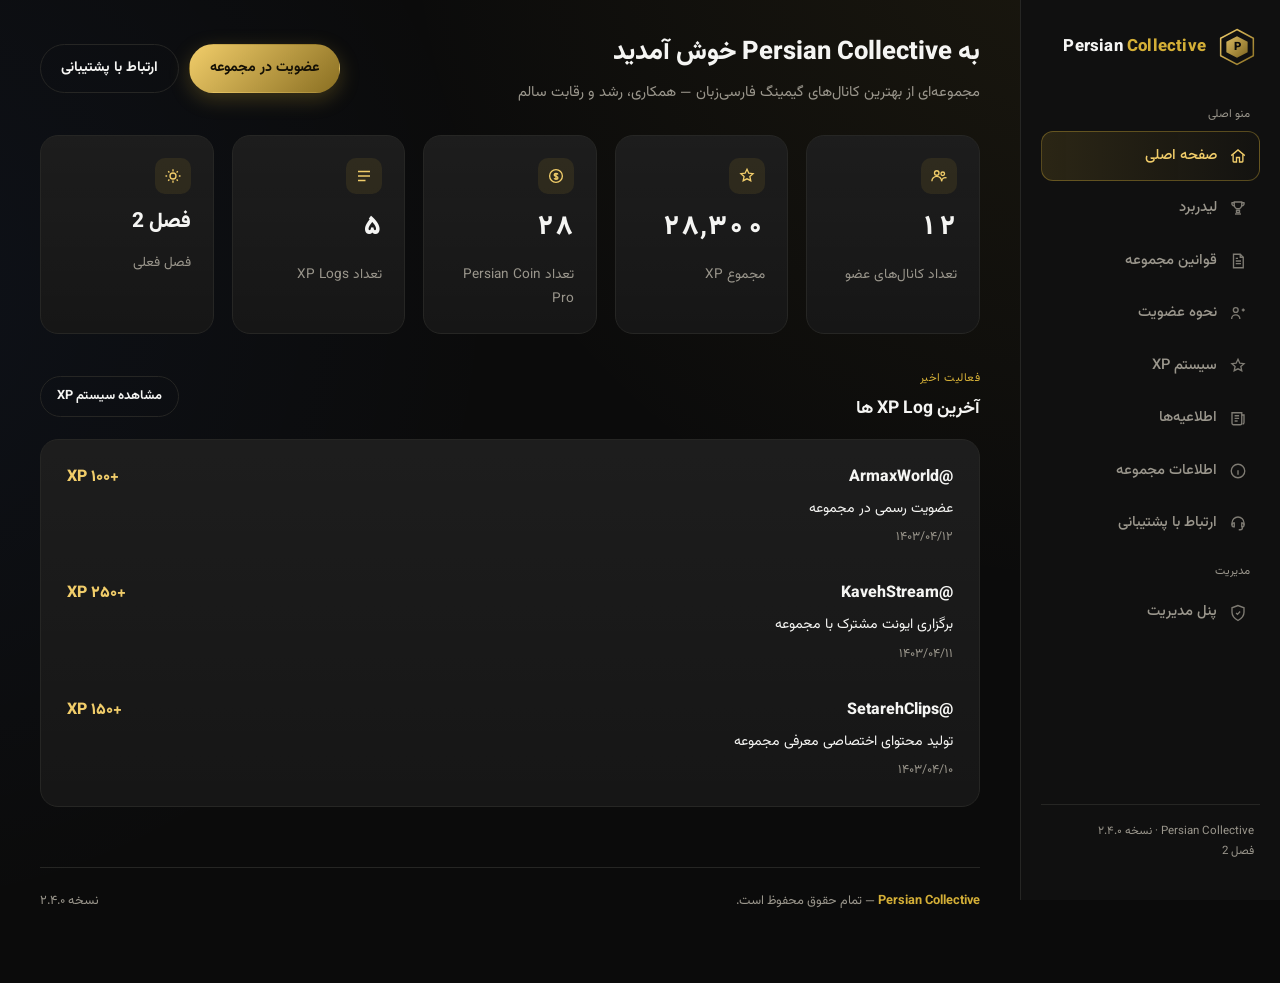
<file: index.html>
<!DOCTYPE html>
<html lang="fa" dir="rtl">
<head>
<meta charset="UTF-8">
<meta name="viewport" content="width=device-width, initial-scale=1.0">
<title>Persian Collective | صفحه اصلی</title>
<link rel="preconnect" href="https://fonts.googleapis.com">
<link href="https://fonts.googleapis.com/css2?family=Vazirmatn:wght@400;500;600;700;800;900&display=swap" rel="stylesheet">
<link rel="stylesheet" href="assets/style.css">
</head>
<body>
<div class="app">
  <div id="shell-sidebar"></div>

  <main class="main fade-in">
    <div class="topbar">
      <div>
        <div class="page-title">به Persian Collective خوش آمدید</div>
        <div class="page-sub">مجموعه‌ای از بهترین کانال‌های گیمینگ فارسی‌زبان — همکاری، رشد و رقابت سالم</div>
      </div>
      <div style="display:flex; gap:10px;">
        <a href="join.html" class="btn btn-primary">عضویت در مجموعه</a>
        <a href="contact.html" class="btn btn-ghost">ارتباط با پشتیبانی</a>
      </div>
    </div>

    <div class="grid" id="stat-cards" style="grid-template-columns:repeat(5,1fr);"></div>

    <div class="section-head">
      <div>
        <span class="eyebrow">فعالیت اخیر</span>
        <h2>آخرین XP Log ها</h2>
      </div>
      <a href="xp-system.html" class="btn btn-ghost" style="padding:8px 16px;font-size:.8rem;">مشاهده سیستم XP</a>
    </div>
    <div class="card list-card" id="recent-logs"></div>

    <div id="shell-footer"></div>
  </main>
</div>

<script src="assets/data.js"></script>
<script src="assets/components.js"></script>
<script>
  mountShell("index.html");
  document.getElementById('shell-footer').innerHTML = renderFooter();

  const totalXP = CHANNELS.reduce((s,c)=> s + c.xp, 0);
  const totalCoins = Math.floor(totalXP / SETTINGS.xpPerCoin);

  document.getElementById('stat-cards').innerHTML = `
    <div class="card stat-card">
      <div class="stat-icon">${ICONS.members}</div>
      <div class="stat-value">${CHANNELS.length.toLocaleString('fa-IR')}</div>
      <div class="stat-label">تعداد کانال‌های عضو</div>
    </div>
    <div class="card stat-card">
      <div class="stat-icon">${ICONS.xp}</div>
      <div class="stat-value">${totalXP.toLocaleString('fa-IR')}</div>
      <div class="stat-label">مجموع XP</div>
    </div>
    <div class="card stat-card">
      <div class="stat-icon">${ICONS.coin}</div>
      <div class="stat-value">${totalCoins.toLocaleString('fa-IR')}</div>
      <div class="stat-label">تعداد Persian Coin Pro</div>
    </div>
    <div class="card stat-card">
      <div class="stat-icon">${ICONS.logs}</div>
      <div class="stat-value">${XP_LOGS.length.toLocaleString('fa-IR')}</div>
      <div class="stat-label">تعداد XP Logs</div>
    </div>
    <div class="card stat-card">
      <div class="stat-icon">${ICONS.season}</div>
      <div class="stat-value" style="font-size:1.3rem;">${SETTINGS.season}</div>
      <div class="stat-label">فصل فعلی</div>
    </div>
  `;

  const recent = XP_LOGS.slice(0,3);
  document.getElementById('recent-logs').innerHTML = recent.map(l => `
    <div class="log-entry">
      <div class="log-top">
        <span class="log-channel">${l.channel}</span>
        <span class="log-amount">+${l.amount.toLocaleString('fa-IR')} XP</span>
      </div>
      <div class="log-reason">${l.reason}</div>
      <div class="log-date">${l.date}</div>
    </div>
  `).join("") || `<div class="empty-state">هنوز لاگی ثبت نشده است.</div>`;
</script>
</body>
</html>
</file>
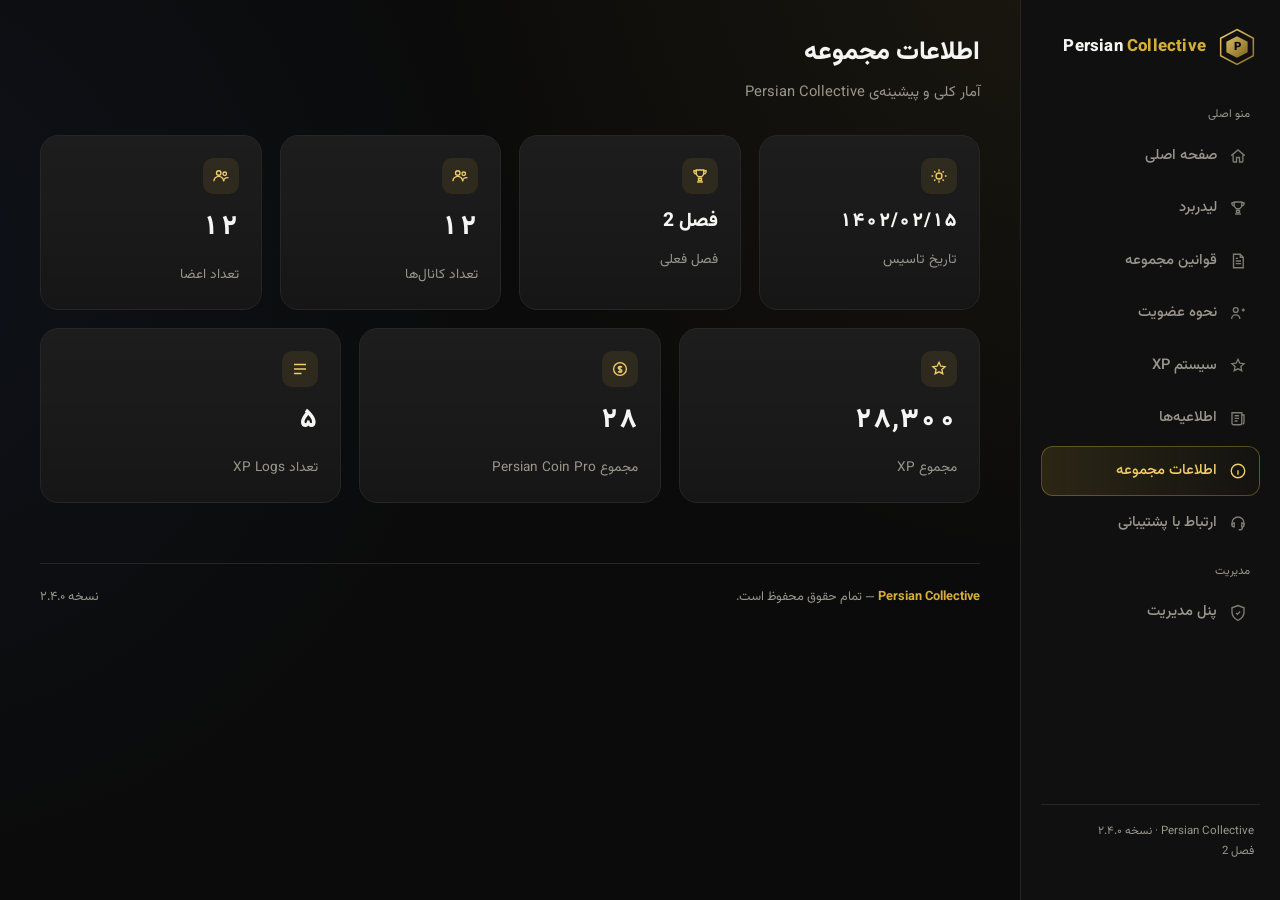
<file: about.html>
<!DOCTYPE html>
<html lang="fa" dir="rtl">
<head>
<meta charset="UTF-8">
<meta name="viewport" content="width=device-width, initial-scale=1.0">
<title>Persian Collective | اطلاعات مجموعه</title>
<link rel="preconnect" href="https://fonts.googleapis.com">
<link href="https://fonts.googleapis.com/css2?family=Vazirmatn:wght@400;500;600;700;800;900&display=swap" rel="stylesheet">
<link rel="stylesheet" href="assets/style.css">
</head>
<body>
<div class="app">
  <div id="shell-sidebar"></div>
  <main class="main fade-in">
    <div class="topbar">
      <div>
        <div class="page-title">اطلاعات مجموعه</div>
        <div class="page-sub">آمار کلی و پیشینه‌ی Persian Collective</div>
      </div>
    </div>

    <div class="grid grid-4" id="about-stats" style="grid-template-columns:repeat(4,1fr);"></div>
    <div class="grid grid-3" id="about-stats-2" style="margin-top:18px;"></div>

    <div id="shell-footer"></div>
  </main>
</div>

<script src="assets/data.js"></script>
<script src="assets/components.js"></script>
<script>
  mountShell("about.html");
  document.getElementById('shell-footer').innerHTML = renderFooter();

  const totalXP = CHANNELS.reduce((s,c)=> s + c.xp, 0);
  const totalCoins = Math.floor(totalXP / SETTINGS.xpPerCoin);

  document.getElementById('about-stats').innerHTML = `
    <div class="card stat-card">
      <div class="stat-icon">${ICONS.season}</div>
      <div class="stat-value" style="font-size:1.2rem;">${SETTINGS.foundedDate}</div>
      <div class="stat-label">تاریخ تاسیس</div>
    </div>
    <div class="card stat-card">
      <div class="stat-icon">${ICONS.trophy}</div>
      <div class="stat-value" style="font-size:1.2rem;">${SETTINGS.season}</div>
      <div class="stat-label">فصل فعلی</div>
    </div>
    <div class="card stat-card">
      <div class="stat-icon">${ICONS.members}</div>
      <div class="stat-value">${CHANNELS.length.toLocaleString('fa-IR')}</div>
      <div class="stat-label">تعداد کانال‌ها</div>
    </div>
    <div class="card stat-card">
      <div class="stat-icon">${ICONS.members}</div>
      <div class="stat-value">${CHANNELS.length.toLocaleString('fa-IR')}</div>
      <div class="stat-label">تعداد اعضا</div>
    </div>
  `;

  document.getElementById('about-stats-2').innerHTML = `
    <div class="card stat-card">
      <div class="stat-icon">${ICONS.xp}</div>
      <div class="stat-value">${totalXP.toLocaleString('fa-IR')}</div>
      <div class="stat-label">مجموع XP</div>
    </div>
    <div class="card stat-card">
      <div class="stat-icon">${ICONS.coin}</div>
      <div class="stat-value">${totalCoins.toLocaleString('fa-IR')}</div>
      <div class="stat-label">مجموع Persian Coin Pro</div>
    </div>
    <div class="card stat-card">
      <div class="stat-icon">${ICONS.logs}</div>
      <div class="stat-value">${XP_LOGS.length.toLocaleString('fa-IR')}</div>
      <div class="stat-label">تعداد XP Logs</div>
    </div>
  `;
</script>
</body>
</html>
</file>
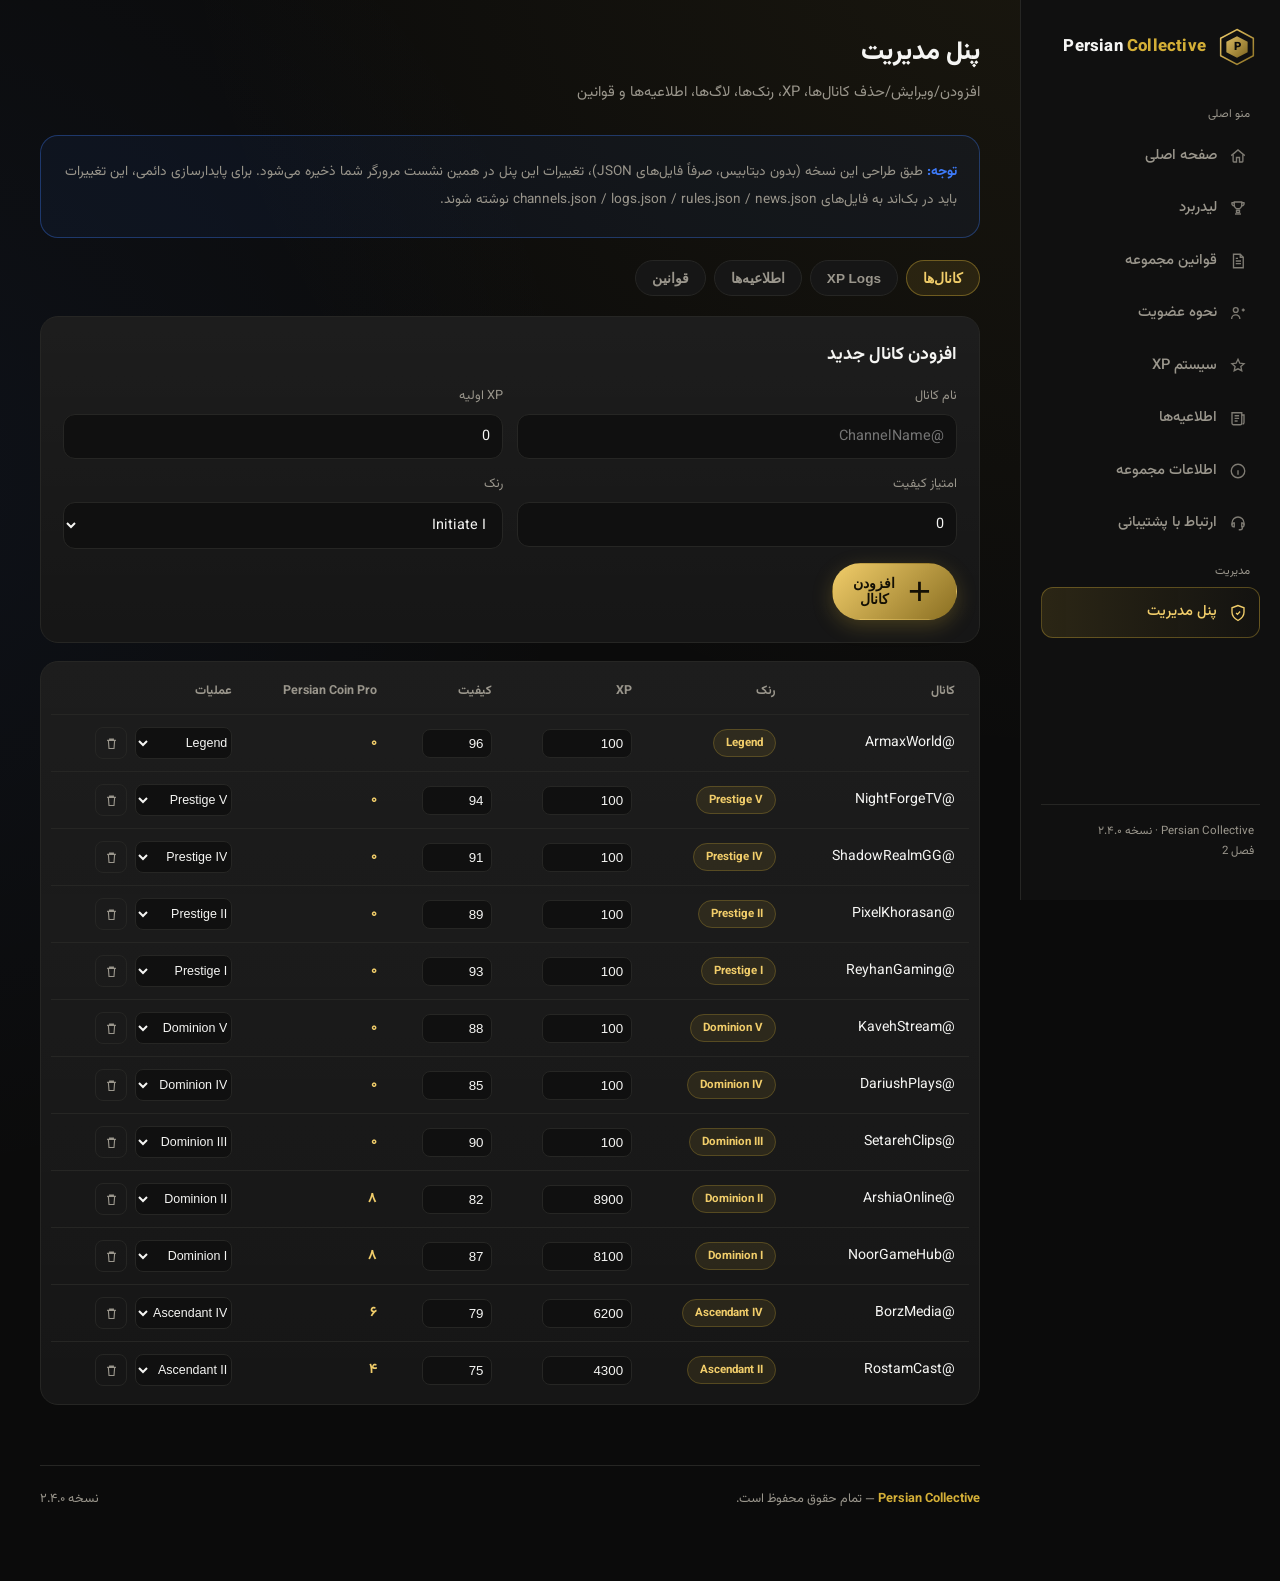
<file: admin.html>
<!DOCTYPE html>
<html lang="fa" dir="rtl">
<head>
<meta charset="UTF-8">
<meta name="viewport" content="width=device-width, initial-scale=1.0">
<title>Persian Collective | پنل مدیریت</title>
<link rel="preconnect" href="https://fonts.googleapis.com">
<link href="https://fonts.googleapis.com/css2?family=Vazirmatn:wght@400;500;600;700;800;900&display=swap" rel="stylesheet">
<link rel="stylesheet" href="assets/style.css">
</head>
<body>
<div class="app">
  <div id="shell-sidebar"></div>
  <main class="main fade-in">
    <div class="topbar">
      <div>
        <div class="page-title">پنل مدیریت</div>
        <div class="page-sub">افزودن/ویرایش/حذف کانال‌ها، XP، رنک‌ها، لاگ‌ها، اطلاعیه‌ها و قوانین</div>
      </div>
    </div>

    <div class="card" style="border-color:rgba(62,123,250,.35); background:rgba(62,123,250,.06); margin-bottom:22px;">
      <span style="color:var(--blue); font-weight:700; font-size:.85rem;">توجه:</span>
      <span style="color:var(--muted); font-size:.85rem;">
        طبق طراحی این نسخه (بدون دیتابیس، صرفاً فایل‌های JSON)، تغییرات این پنل در همین نشست مرورگر شما ذخیره می‌شود.
        برای پایدارسازی دائمی، این تغییرات باید در بک‌اند به فایل‌های channels.json / logs.json / rules.json / news.json نوشته شوند.
      </span>
    </div>

    <div class="admin-tabs">
      <button class="admin-tab active" data-tab="channels">کانال‌ها</button>
      <button class="admin-tab" data-tab="logs">XP Logs</button>
      <button class="admin-tab" data-tab="news">اطلاعیه‌ها</button>
      <button class="admin-tab" data-tab="rules">قوانین</button>
    </div>

    <!-- ===================== CHANNELS TAB ===================== -->
    <section id="tab-channels" class="admin-section">
      <div class="card" style="margin-bottom:18px;">
        <div class="section-head" style="margin-top:0;"><div><h2>افزودن کانال جدید</h2></div></div>
        <div class="form-row">
          <div class="field"><label>نام کانال</label><input id="ch-name" placeholder="@ChannelName"></div>
          <div class="field"><label>XP اولیه</label><input id="ch-xp" type="number" value="0"></div>
          <div class="field"><label>امتیاز کیفیت</label><input id="ch-quality" type="number" value="0"></div>
          <div class="field"><label>رنک</label><select id="ch-rank"></select></div>
        </div>
        <button class="btn btn-primary" onclick="addChannel()">${ICONS_PLACEHOLDER}افزودن کانال</button>
      </div>

      <div class="card" style="padding:6px 10px;">
        <table class="table">
          <thead><tr><th>کانال</th><th>رنک</th><th>XP</th><th>کیفیت</th><th>Persian Coin Pro</th><th>عملیات</th></tr></thead>
          <tbody id="channels-table"></tbody>
        </table>
      </div>
    </section>

    <!-- ===================== LOGS TAB ===================== -->
    <section id="tab-logs" class="admin-section" style="display:none;">
      <div class="card" style="margin-bottom:18px;">
        <div class="section-head" style="margin-top:0;"><div><h2>ثبت XP Log جدید</h2></div></div>
        <div class="form-row">
          <div class="field"><label>کانال</label><select id="log-channel"></select></div>
          <div class="field"><label>مقدار XP</label><input id="log-amount" type="number" value="100"></div>
          <div class="field"><label>دلیل دریافت</label><input id="log-reason" placeholder="مثلاً: عضویت رسمی در مجموعه"></div>
          <div class="field"><label>تاریخ</label><input id="log-date" placeholder="۱۴۰۳/۰۴/۱۲"></div>
        </div>
        <button class="btn btn-primary" onclick="addLog()">ثبت لاگ</button>
      </div>
      <div class="card list-card" id="logs-list"></div>
    </section>

    <!-- ===================== NEWS TAB ===================== -->
    <section id="tab-news" class="admin-section" style="display:none;">
      <div class="card" style="margin-bottom:18px;">
        <div class="section-head" style="margin-top:0;"><div><h2>ثبت اطلاعیه جدید</h2></div></div>
        <div class="form-row">
          <div class="field"><label>عنوان</label><input id="news-title" placeholder="عنوان اطلاعیه"></div>
          <div class="field"><label>تاریخ</label><input id="news-date" placeholder="۱۴۰۳/۰۴/۱۲"></div>
        </div>
        <div class="field" style="margin-bottom:14px;"><label>متن اطلاعیه</label><textarea id="news-body"></textarea></div>
        <button class="btn btn-primary" onclick="addNews()">انتشار اطلاعیه</button>
      </div>
      <div class="grid grid-2" id="news-admin-list"></div>
    </section>

    <!-- ===================== RULES TAB ===================== -->
    <section id="tab-rules" class="admin-section" style="display:none;">
      <div class="card" style="margin-bottom:18px;">
        <div class="section-head" style="margin-top:0;"><div><h2>افزودن قانون جدید</h2></div></div>
        <div class="field" style="margin-bottom:14px;"><label>عنوان قانون</label><input id="rule-title"></div>
        <div class="field" style="margin-bottom:14px;"><label>توضیح قانون</label><textarea id="rule-body"></textarea></div>
        <button class="btn btn-primary" onclick="addRule()">افزودن قانون</button>
      </div>
      <div class="grid grid-2" id="rules-admin-list"></div>
    </section>

    <div id="shell-footer"></div>
  </main>
</div>

<script src="assets/data.js"></script>
<script src="assets/components.js"></script>
<script>
  mountShell("admin.html");
  document.getElementById('shell-footer').innerHTML = renderFooter();
  document.querySelector('.btn-primary[onclick="addChannel()"]').innerHTML = ICONS.plus + " افزودن کانال";

  // ---- local mutable copies (session-only state) ----
  let channels = [...CHANNELS];
  let logs = [...XP_LOGS];
  let newsItems = [...NEWS];
  let rules = [...RULES];
  let idCounter = 1000;

  // ---- tabs ----
  document.querySelectorAll('.admin-tab').forEach(btn=>{
    btn.addEventListener('click', ()=>{
      document.querySelectorAll('.admin-tab').forEach(b=>b.classList.remove('active'));
      document.querySelectorAll('.admin-section').forEach(s=>s.style.display='none');
      btn.classList.add('active');
      document.getElementById('tab-'+btn.dataset.tab).style.display='block';
    });
  });

  function fillRankSelect(sel, selected){
    sel.innerHTML = RANKS.map(r=>`<option value="${r}" ${r===selected?'selected':''}>${r}</option>`).join("");
  }
  fillRankSelect(document.getElementById('ch-rank'), "Initiate I");

  // ---- CHANNELS ----
  function renderChannels(){
    document.getElementById('channels-table').innerHTML = channels.map(c=>{
      const coins = Math.floor(c.xp / SETTINGS.xpPerCoin);
      return `
      <tr>
        <td>${c.name}</td>
        <td><span class="pill">${c.rank}</span></td>
        <td>
          <input type="number" value="${c.xp}" style="width:90px; background:var(--bg-elev); border:1px solid var(--line); color:var(--white); border-radius:8px; padding:6px 8px;"
            onchange="updateChannel(${c.id}, 'xp', this.value)">
        </td>
        <td>
          <input type="number" value="${c.quality}" style="width:70px; background:var(--bg-elev); border:1px solid var(--line); color:var(--white); border-radius:8px; padding:6px 8px;"
            onchange="updateChannel(${c.id}, 'quality', this.value)">
        </td>
        <td style="color:var(--gold-bright); font-weight:700;">${coins.toLocaleString('fa-IR')}</td>
        <td>
          <div class="admin-row-actions">
            <select onchange="updateChannel(${c.id}, 'rank', this.value)" style="background:var(--bg-elev); border:1px solid var(--line); color:var(--white); border-radius:8px; font-size:.78rem;" id="rank-sel-${c.id}"></select>
            <button class="icon-btn danger" onclick="deleteChannel(${c.id})">${ICONS.trash}</button>
          </div>
        </td>
      </tr>`;
    }).join("") || `<tr><td colspan="6" class="empty-state">هیچ کانالی ثبت نشده است.</td></tr>`;

    channels.forEach(c=>{
      const sel = document.getElementById('rank-sel-'+c.id);
      if(sel) fillRankSelect(sel, c.rank);
    });

    // keep log-channel select in sync
    const logSel = document.getElementById('log-channel');
    logSel.innerHTML = channels.map(c=>`<option value="${c.name}">${c.name}</option>`).join("");
  }

  function addChannel(){
    const name = document.getElementById('ch-name').value.trim();
    if(!name){ showToast("نام کانال را وارد کنید"); return; }
    channels.push({
      id: ++idCounter,
      name,
      xp: Number(document.getElementById('ch-xp').value)||0,
      quality: Number(document.getElementById('ch-quality').value)||0,
      rank: document.getElementById('ch-rank').value,
      members: "—"
    });
    document.getElementById('ch-name').value = "";
    document.getElementById('ch-xp').value = 0;
    document.getElementById('ch-quality').value = 0;
    renderChannels();
    showToast("کانال با موفقیت افزوده شد ✅");
  }
  function updateChannel(id, field, value){
    const c = channels.find(x=>x.id===id);
    if(!c) return;
    c[field] = (field==='xp'||field==='quality') ? Number(value) : value;
    renderChannels();
    showToast("تغییرات ذخیره شد");
  }
  function deleteChannel(id){
    channels = channels.filter(c=>c.id!==id);
    renderChannels();
    showToast("کانال حذف شد");
  }

  // ---- LOGS ----
  function renderLogs(){
    document.getElementById('logs-list').innerHTML = [...logs].reverse().map(l=>`
      <div class="log-entry">
        <div class="log-top">
          <span class="log-channel">${l.channel}</span>
          <div style="display:flex; align-items:center; gap:10px;">
            <span class="log-amount">+${l.amount.toLocaleString('fa-IR')} XP</span>
            <button class="icon-btn danger" onclick="deleteLog(${l.id})">${ICONS.trash}</button>
          </div>
        </div>
        <div class="log-reason">${l.reason}</div>
        <div class="log-date">${l.date}</div>
      </div>
    `).join("") || `<div class="empty-state">هیچ لاگی ثبت نشده است.</div>`;
  }
  function addLog(){
    const channel = document.getElementById('log-channel').value;
    const amount = Number(document.getElementById('log-amount').value)||0;
    const reason = document.getElementById('log-reason').value.trim();
    const date = document.getElementById('log-date').value.trim() || "—";
    if(!channel || !reason){ showToast("همه فیلدها را پر کنید"); return; }
    logs.push({ id: ++idCounter, channel, amount, reason, date });
    const c = channels.find(x=>x.name===channel);
    if(c) c.xp += amount;
    document.getElementById('log-reason').value = "";
    renderLogs(); renderChannels();
    showToast("XP Log ثبت شد ✅");
  }
  function deleteLog(id){
    logs = logs.filter(l=>l.id!==id);
    renderLogs();
    showToast("لاگ حذف شد");
  }

  // ---- NEWS ----
  function renderNews(){
    document.getElementById('news-admin-list').innerHTML = [...newsItems].reverse().map(n=>`
      <div class="card news-card">
        <div class="log-top">
          <span class="news-date">${n.date}</span>
          <button class="icon-btn danger" onclick="deleteNews(${n.id})">${ICONS.trash}</button>
        </div>
        <div class="news-title">${n.title}</div>
        <div class="news-body">${n.body}</div>
      </div>
    `).join("") || `<div class="empty-state">اطلاعیه‌ای ثبت نشده است.</div>`;
  }
  function addNews(){
    const title = document.getElementById('news-title').value.trim();
    const body = document.getElementById('news-body').value.trim();
    const date = document.getElementById('news-date').value.trim() || "—";
    if(!title || !body){ showToast("عنوان و متن را وارد کنید"); return; }
    newsItems.push({ id: ++idCounter, title, body, date });
    document.getElementById('news-title').value = "";
    document.getElementById('news-body').value = "";
    renderNews();
    showToast("اطلاعیه منتشر شد ✅");
  }
  function deleteNews(id){
    newsItems = newsItems.filter(n=>n.id!==id);
    renderNews();
    showToast("اطلاعیه حذف شد");
  }

  // ---- RULES ----
  function renderRules(){
    document.getElementById('rules-admin-list').innerHTML = rules.map((r,i)=>`
      <div class="card rule-card">
        <div class="rule-index">${(i+1).toLocaleString('fa-IR')}</div>
        <div style="flex:1;">
          <div class="log-top"><div class="rule-title">${r.title}</div>
            <button class="icon-btn danger" onclick="deleteRule(${i})">${ICONS.trash}</button>
          </div>
          <div class="rule-body">${r.body}</div>
        </div>
      </div>
    `).join("") || `<div class="empty-state">قانونی ثبت نشده است.</div>`;
  }
  function addRule(){
    const title = document.getElementById('rule-title').value.trim();
    const body = document.getElementById('rule-body').value.trim();
    if(!title || !body){ showToast("عنوان و متن قانون را وارد کنید"); return; }
    rules.push({ title, body });
    document.getElementById('rule-title').value = "";
    document.getElementById('rule-body').value = "";
    renderRules();
    showToast("قانون افزوده شد ✅");
  }
  function deleteRule(i){
    rules.splice(i,1);
    renderRules();
    showToast("قانون حذف شد");
  }

  renderChannels();
  renderLogs();
  renderNews();
  renderRules();
</script>
</body>
</html>
</file>
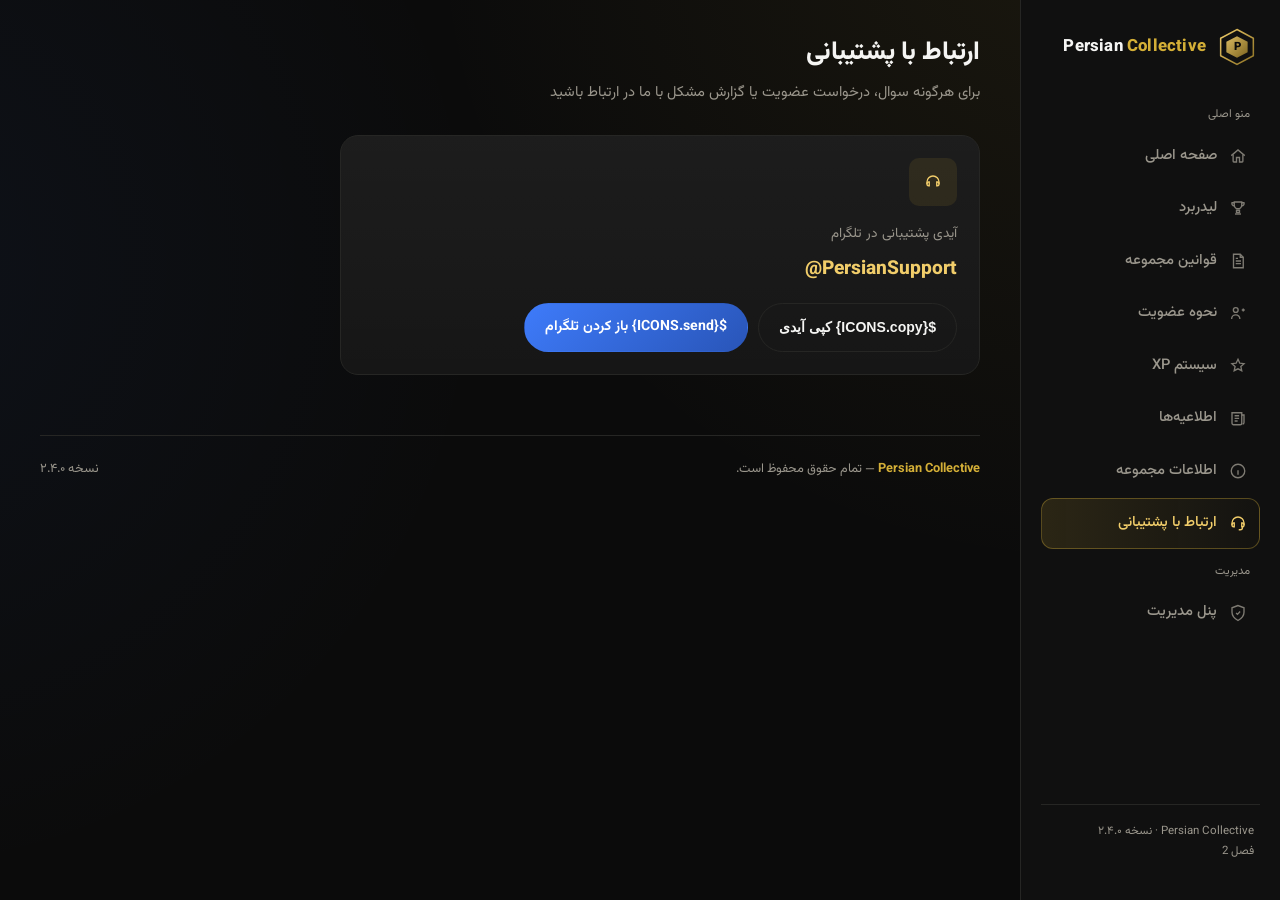
<file: contact.html>
<!DOCTYPE html>
<html lang="fa" dir="rtl">
<head>
<meta charset="UTF-8">
<meta name="viewport" content="width=device-width, initial-scale=1.0">
<title>Persian Collective | ارتباط با پشتیبانی</title>
<link rel="preconnect" href="https://fonts.googleapis.com">
<link href="https://fonts.googleapis.com/css2?family=Vazirmatn:wght@400;500;600;700;800;900&display=swap" rel="stylesheet">
<link rel="stylesheet" href="assets/style.css">
</head>
<body>
<div class="app">
  <div id="shell-sidebar"></div>
  <main class="main fade-in">
    <div class="topbar">
      <div>
        <div class="page-title">ارتباط با پشتیبانی</div>
        <div class="page-sub">برای هرگونه سوال، درخواست عضویت یا گزارش مشکل با ما در ارتباط باشید</div>
      </div>
    </div>

    <div class="card" style="max-width:640px;">
      <div class="stat-icon" style="width:48px;height:48px; margin-bottom:16px;">
        <svg viewBox="0 0 24 24" fill="none" stroke="currentColor" stroke-width="1.8"><path d="M4 15v-3a8 8 0 0 1 16 0v3"/><path d="M4 15a2 2 0 0 0 2 2h1v-5H6a2 2 0 0 0-2 2Z"/><path d="M20 15a2 2 0 0 1-2 2h-1v-5h1a2 2 0 0 1 2 2Z"/></svg>
      </div>
      <div class="contact-box">
        <div>
          <div style="color:var(--muted); font-size:.85rem; margin-bottom:6px;">آیدی پشتیبانی در تلگرام</div>
          <span class="contact-id" id="support-id"></span>
        </div>
        <div class="contact-actions">
          <button class="btn btn-ghost" onclick="copyText(SETTINGS.supportId)">${ICONS.copy} کپی آیدی</button>
          <a class="btn btn-blue" id="telegram-link" target="_blank" rel="noopener">${ICONS.send} باز کردن تلگرام</a>
        </div>
      </div>
    </div>

    <div id="shell-footer"></div>
  </main>
</div>

<script src="assets/data.js"></script>
<script src="assets/components.js"></script>
<script>
  mountShell("contact.html");
  document.getElementById('shell-footer').innerHTML = renderFooter();
  document.getElementById('support-id').textContent = SETTINGS.supportId;
  document.getElementById('telegram-link').href = SETTINGS.telegramUrl;
</script>
</body>
</html>
</file>
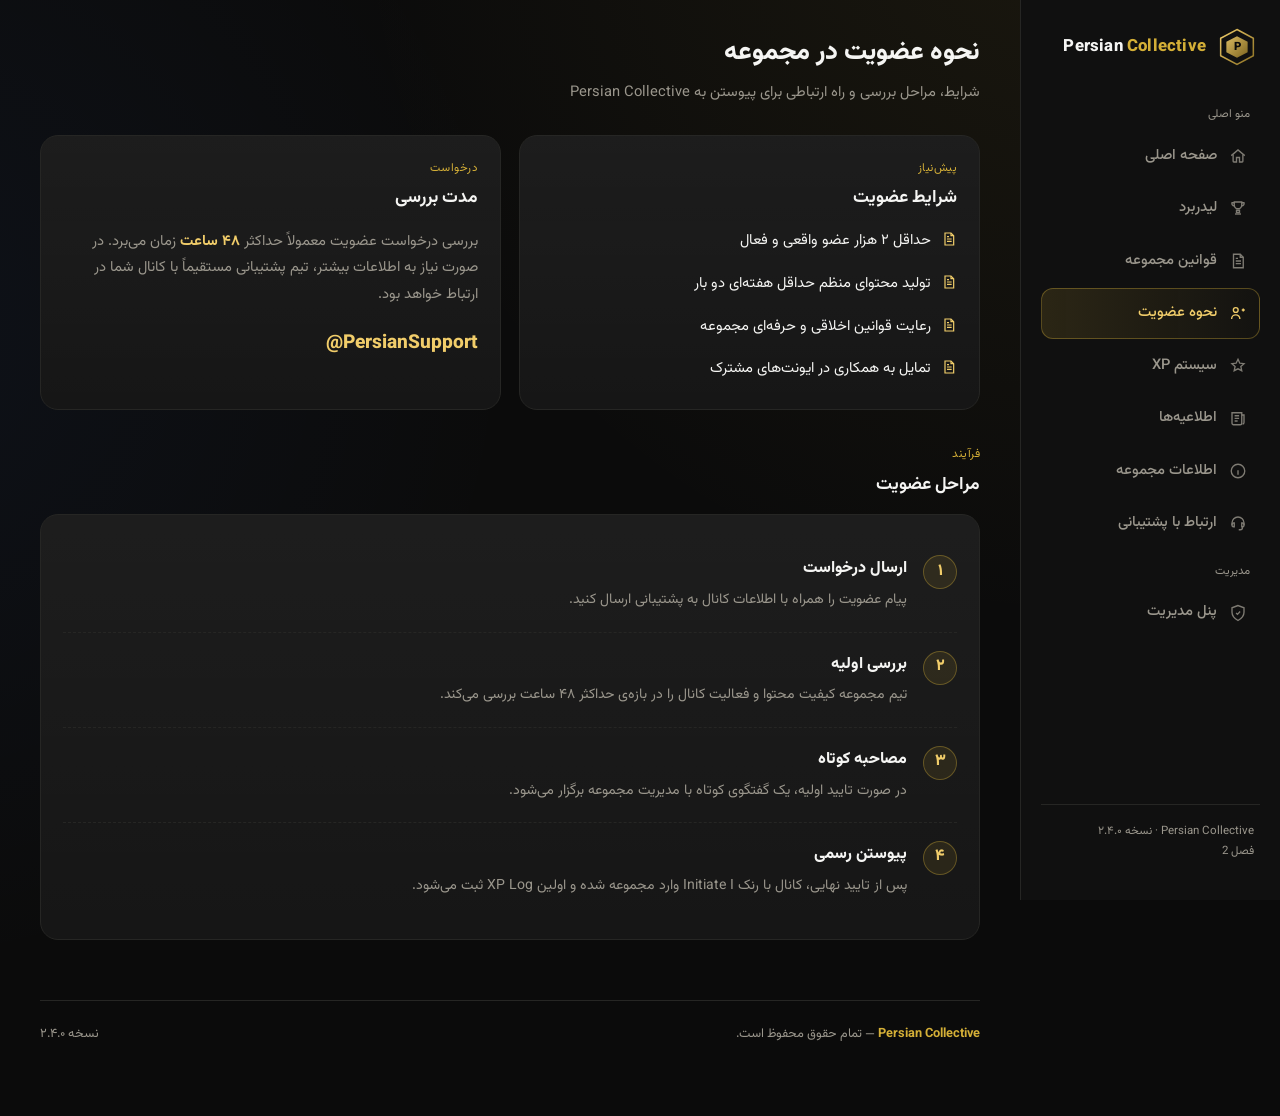
<file: join.html>
<!DOCTYPE html>
<html lang="fa" dir="rtl">
<head>
<meta charset="UTF-8">
<meta name="viewport" content="width=device-width, initial-scale=1.0">
<title>Persian Collective | نحوه عضویت</title>
<link rel="preconnect" href="https://fonts.googleapis.com">
<link href="https://fonts.googleapis.com/css2?family=Vazirmatn:wght@400;500;600;700;800;900&display=swap" rel="stylesheet">
<link rel="stylesheet" href="assets/style.css">
</head>
<body>
<div class="app">
  <div id="shell-sidebar"></div>
  <main class="main fade-in">
    <div class="topbar">
      <div>
        <div class="page-title">نحوه عضویت در مجموعه</div>
        <div class="page-sub">شرایط، مراحل بررسی و راه ارتباطی برای پیوستن به Persian Collective</div>
      </div>
    </div>

    <div class="grid grid-2">
      <div class="card">
        <div class="section-head" style="margin-top:0;">
          <div><span class="eyebrow">پیش‌نیاز</span><h2>شرایط عضویت</h2></div>
        </div>
        <ul id="requirements-list" style="display:flex; flex-direction:column; gap:12px;"></ul>
      </div>

      <div class="card">
        <div class="section-head" style="margin-top:0;">
          <div><span class="eyebrow">درخواست</span><h2>مدت بررسی</h2></div>
        </div>
        <p style="color:var(--muted); font-size:.92rem;">
          بررسی درخواست عضویت معمولاً حداکثر <strong style="color:var(--gold-bright);">۴۸ ساعت</strong> زمان می‌برد.
          در صورت نیاز به اطلاعات بیشتر، تیم پشتیبانی مستقیماً با کانال شما در ارتباط خواهد بود.
        </p>
        <div class="contact-box" style="margin-top:18px;">
          <span class="contact-id">${'{{SUPPORT_ID}}'}</span>
        </div>
      </div>
    </div>

    <div class="section-head">
      <div><span class="eyebrow">فرآیند</span><h2>مراحل عضویت</h2></div>
    </div>
    <div class="card">
      <div class="steps" id="join-steps"></div>
    </div>

    <div id="shell-footer"></div>
  </main>
</div>

<script src="assets/data.js"></script>
<script src="assets/components.js"></script>
<script>
  mountShell("join.html");
  document.getElementById('shell-footer').innerHTML = renderFooter();

  document.getElementById('requirements-list').innerHTML = JOIN_REQUIREMENTS.map(r=>`
    <li style="display:flex; gap:10px; align-items:flex-start;">
      <span style="color:var(--gold-bright); margin-top:2px;">${ICONS.rules.replace('viewBox="0 0 24 24"','viewBox="0 0 24 24" width="16" height="16"')}</span>
      <span style="color:var(--white); font-size:.92rem;">${r}</span>
    </li>
  `).join("");

  document.querySelectorAll('.contact-id').forEach(el => el.textContent = SETTINGS.supportId);

  document.getElementById('join-steps').innerHTML = JOIN_STEPS.map((s,i)=>`
    <div class="step">
      <div class="step-num">${(i+1).toLocaleString('fa-IR')}</div>
      <div>
        <div class="step-title">${s.title}</div>
        <div class="step-body">${s.body}</div>
      </div>
    </div>
  `).join("");
</script>
</body>
</html>
</file>
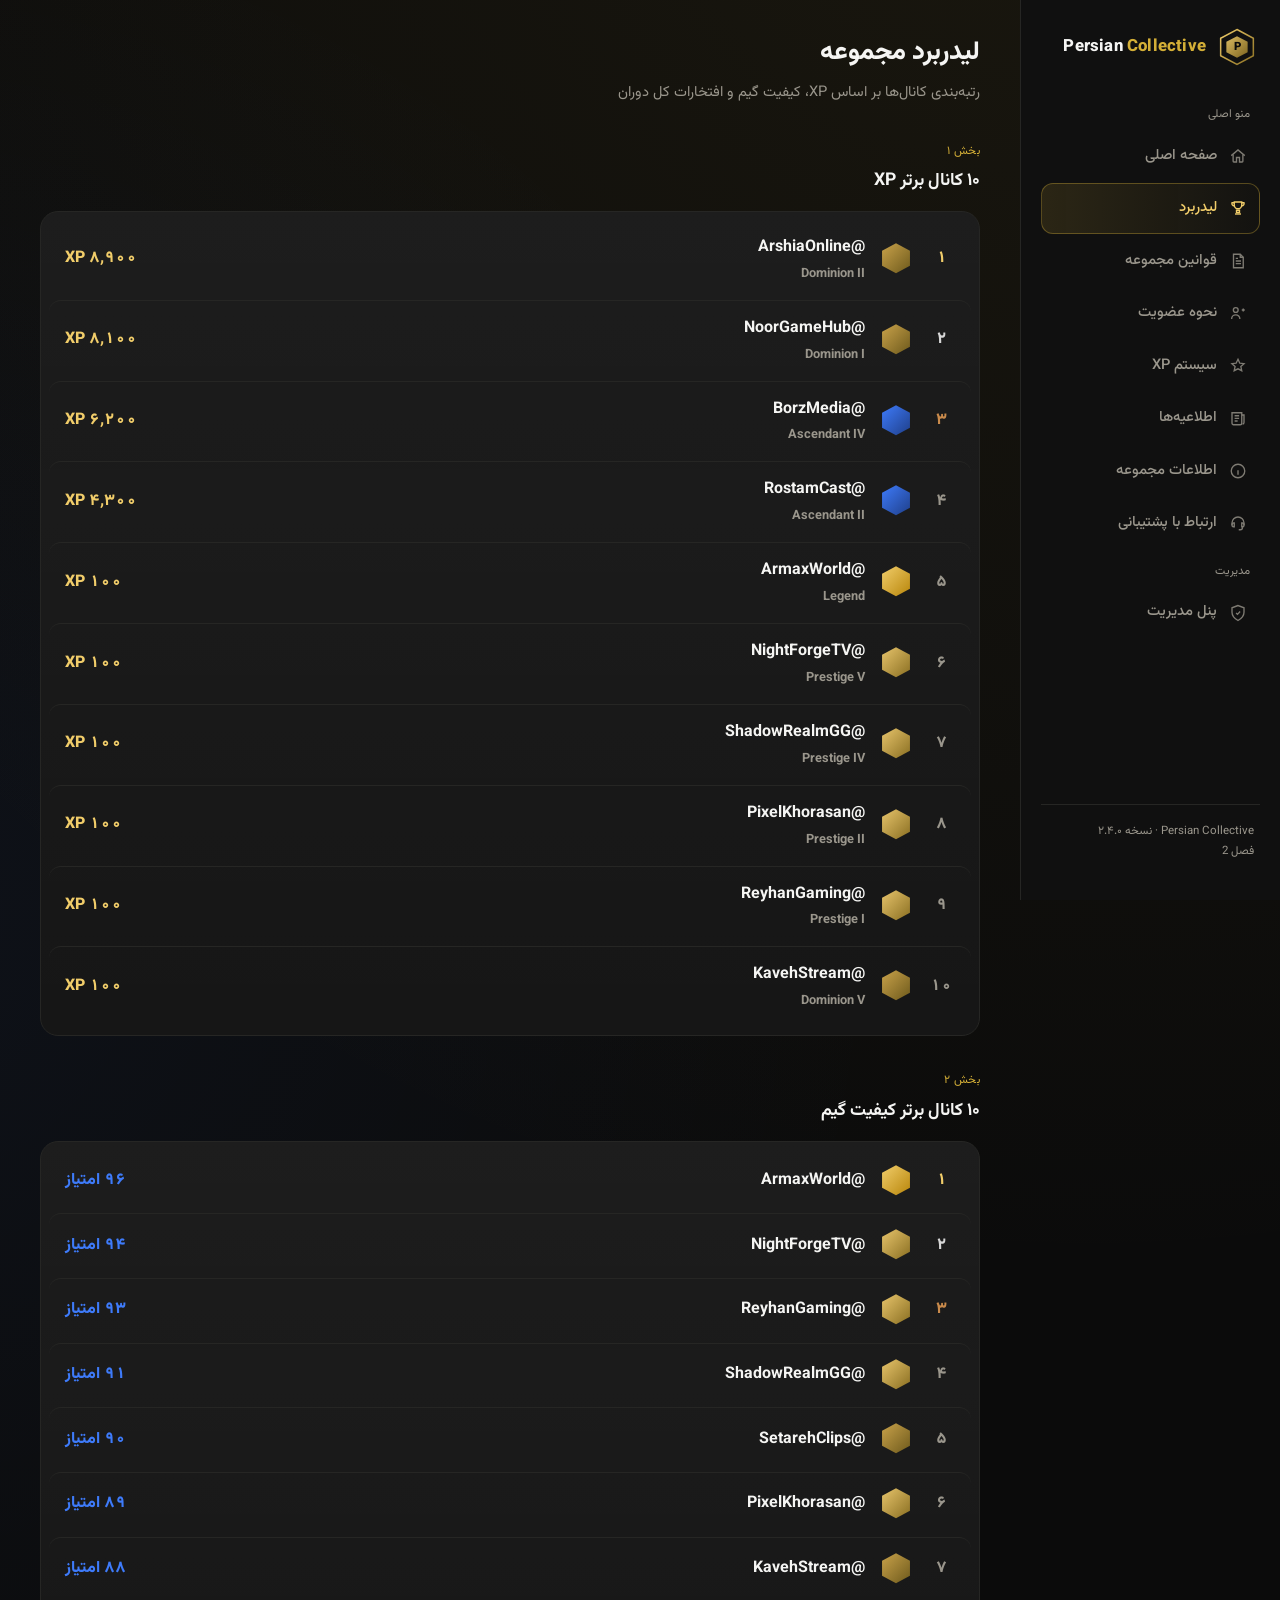
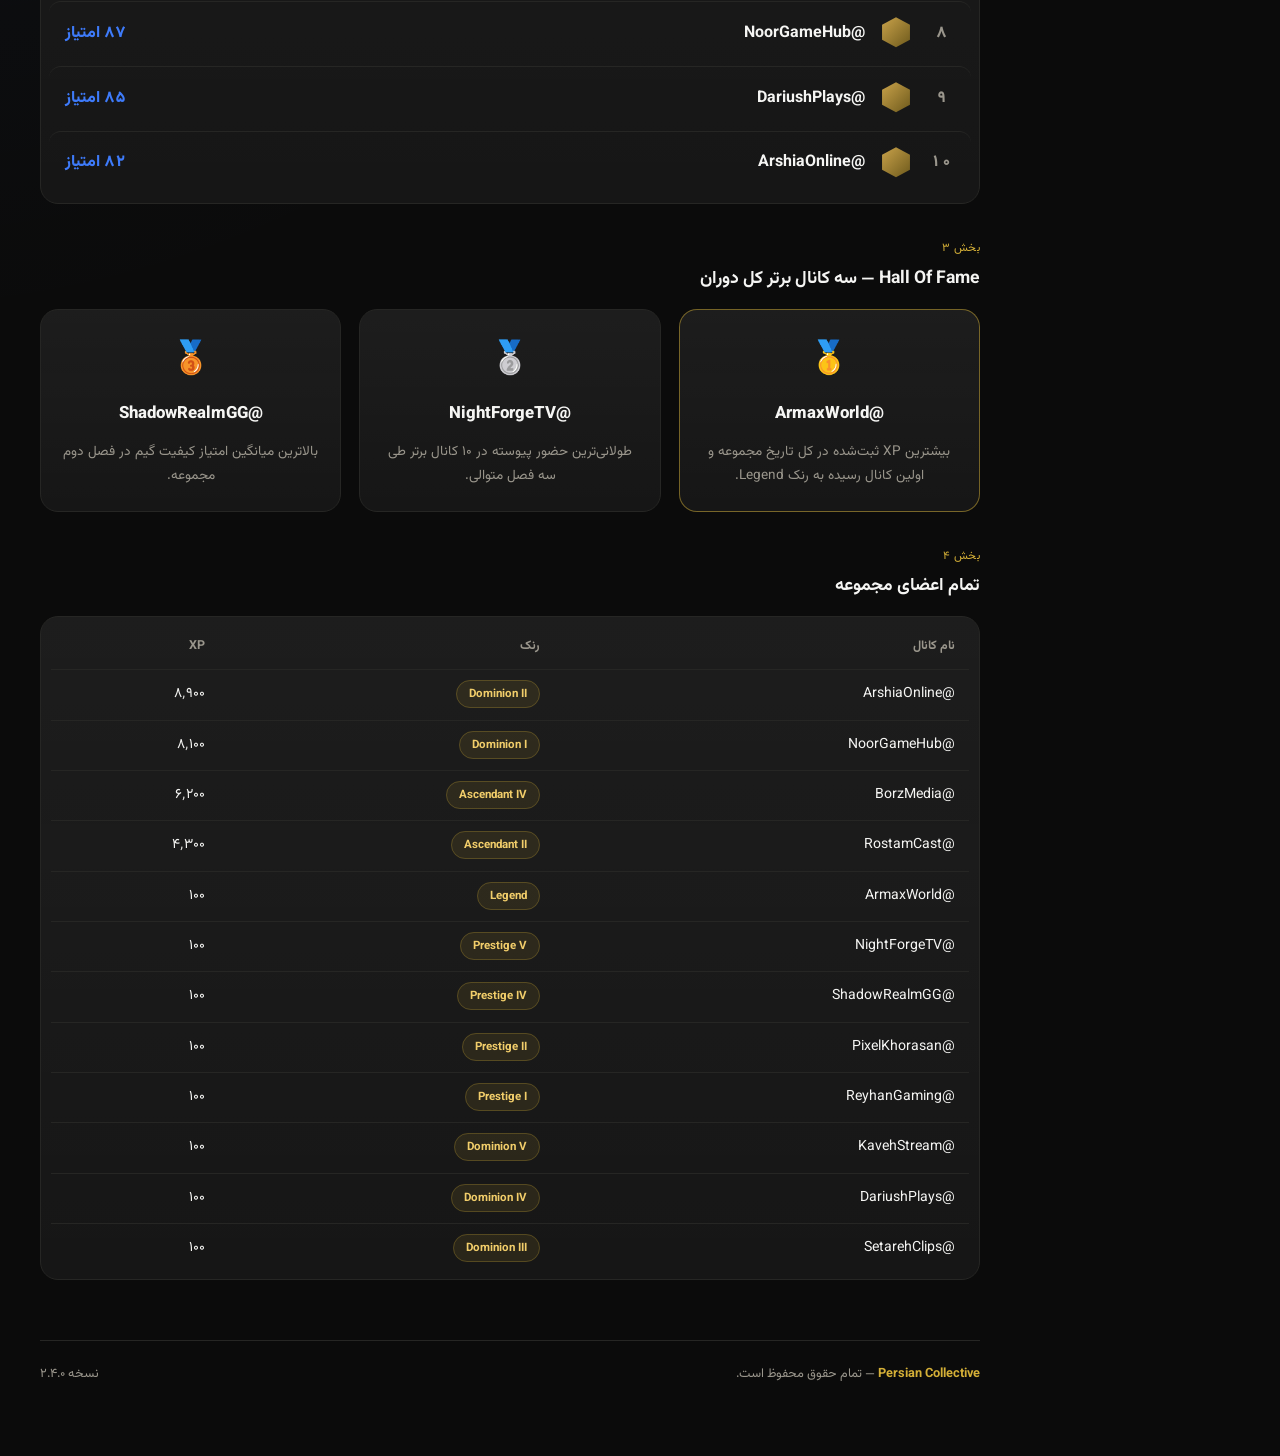
<file: leaderboard.html>
<!DOCTYPE html>
<html lang="fa" dir="rtl">
<head>
<meta charset="UTF-8">
<meta name="viewport" content="width=device-width, initial-scale=1.0">
<title>Persian Collective | لیدربرد</title>
<link rel="preconnect" href="https://fonts.googleapis.com">
<link href="https://fonts.googleapis.com/css2?family=Vazirmatn:wght@400;500;600;700;800;900&display=swap" rel="stylesheet">
<link rel="stylesheet" href="assets/style.css">
</head>
<body>
<div class="app">
  <div id="shell-sidebar"></div>

  <main class="main fade-in">
    <div class="topbar">
      <div>
        <div class="page-title">لیدربرد مجموعه</div>
        <div class="page-sub">رتبه‌بندی کانال‌ها بر اساس XP، کیفیت گیم و افتخارات کل دوران</div>
      </div>
    </div>

    <div class="section-head">
      <div><span class="eyebrow">بخش ۱</span><h2>۱۰ کانال برتر XP</h2></div>
    </div>
    <div class="card list-card" id="top-xp"></div>

    <div class="section-head">
      <div><span class="eyebrow">بخش ۲</span><h2>۱۰ کانال برتر کیفیت گیم</h2></div>
    </div>
    <div class="card list-card" id="top-quality"></div>

    <div class="section-head">
      <div><span class="eyebrow">بخش ۳</span><h2>Hall Of Fame — سه کانال برتر کل دوران</h2></div>
    </div>
    <div class="grid grid-3" id="hall-of-fame"></div>

    <div class="section-head">
      <div><span class="eyebrow">بخش ۴</span><h2>تمام اعضای مجموعه</h2></div>
    </div>
    <div class="card list-card" style="padding:6px 10px;">
      <table class="table" id="all-members-table">
        <thead><tr><th>نام کانال</th><th>رنک</th><th>XP</th></tr></thead>
        <tbody></tbody>
      </table>
    </div>

    <div id="shell-footer"></div>
  </main>
</div>

<script src="assets/data.js"></script>
<script src="assets/components.js"></script>
<script>
  mountShell("leaderboard.html");
  document.getElementById('shell-footer').innerHTML = renderFooter();

  function rankClass(i){ return i===0?'top1':i===1?'top2':i===2?'top3':''; }

  const byXP = [...CHANNELS].sort((a,b)=> b.xp - a.xp).slice(0,10);
  document.getElementById('top-xp').innerHTML = byXP.map((c,i)=>`
    <div class="row">
      <span class="rank-num ${rankClass(i)}">${(i+1).toLocaleString('fa-IR')}</span>
      ${hexBadge(c.rank, 34)}
      <div class="row-name">${c.name}<div class="row-sub">${c.rank}</div></div>
      <span class="row-xp">${c.xp.toLocaleString('fa-IR')} XP</span>
    </div>
  `).join("");

  const byQuality = [...CHANNELS].sort((a,b)=> b.quality - a.quality).slice(0,10);
  document.getElementById('top-quality').innerHTML = byQuality.map((c,i)=>`
    <div class="row">
      <span class="rank-num ${rankClass(i)}">${(i+1).toLocaleString('fa-IR')}</span>
      ${hexBadge(c.rank, 34)}
      <div class="row-name">${c.name}</div>
      <span class="row-quality">${c.quality.toLocaleString('fa-IR')} امتیاز</span>
    </div>
  `).join("");

  const medals = ["🥇","🥈","🥉"];
  document.getElementById('hall-of-fame').innerHTML = HALL_OF_FAME.map((h,i)=>`
    <div class="card fame-card ${i===0?'gold':''}">
      <div class="fame-medal">${medals[i]}</div>
      <div class="fame-name">${h.name}</div>
      <div class="fame-note">${h.note}</div>
    </div>
  `).join("");

  document.querySelector('#all-members-table tbody').innerHTML = [...CHANNELS].sort((a,b)=> b.xp-a.xp).map(c=>`
    <tr>
      <td>${c.name}</td>
      <td><span class="pill">${c.rank}</span></td>
      <td>${c.xp.toLocaleString('fa-IR')}</td>
    </tr>
  `).join("");
</script>
</body>
</html>
</file>
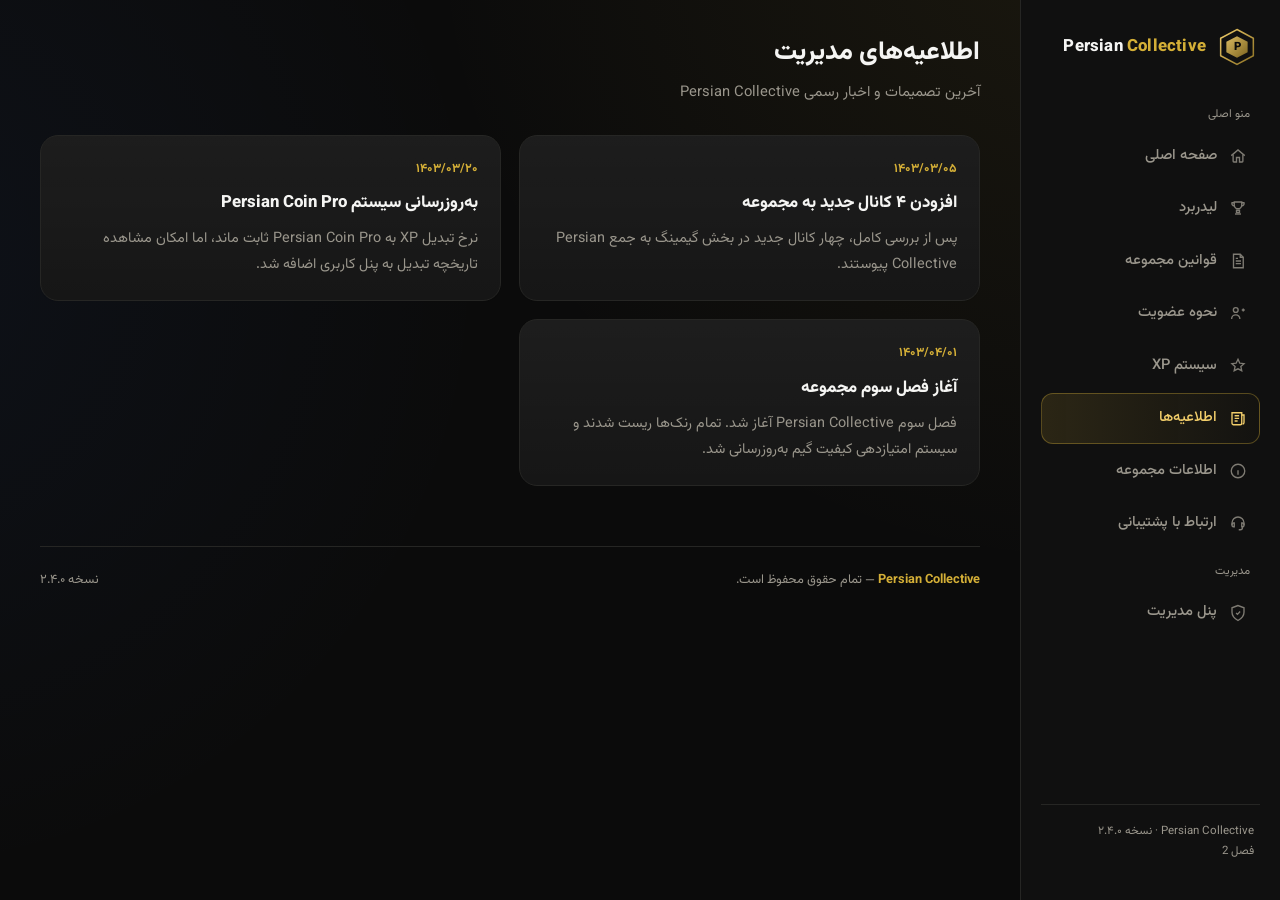
<file: news.html>
<!DOCTYPE html>
<html lang="fa" dir="rtl">
<head>
<meta charset="UTF-8">
<meta name="viewport" content="width=device-width, initial-scale=1.0">
<title>Persian Collective | اطلاعیه‌ها</title>
<link rel="preconnect" href="https://fonts.googleapis.com">
<link href="https://fonts.googleapis.com/css2?family=Vazirmatn:wght@400;500;600;700;800;900&display=swap" rel="stylesheet">
<link rel="stylesheet" href="assets/style.css">
</head>
<body>
<div class="app">
  <div id="shell-sidebar"></div>
  <main class="main fade-in">
    <div class="topbar">
      <div>
        <div class="page-title">اطلاعیه‌های مدیریت</div>
        <div class="page-sub">آخرین تصمیمات و اخبار رسمی Persian Collective</div>
      </div>
    </div>

    <div class="grid grid-2" id="news-list"></div>

    <div id="shell-footer"></div>
  </main>
</div>

<script src="assets/data.js"></script>
<script src="assets/components.js"></script>
<script>
  mountShell("news.html");
  document.getElementById('shell-footer').innerHTML = renderFooter();

  document.getElementById('news-list').innerHTML = [...NEWS].reverse().map(n=>`
    <div class="card news-card">
      <span class="news-date">${n.date}</span>
      <div class="news-title">${n.title}</div>
      <div class="news-body">${n.body}</div>
    </div>
  `).join("") || `<div class="empty-state">فعلاً اطلاعیه‌ای ثبت نشده است.</div>`;
</script>
</body>
</html>
</file>
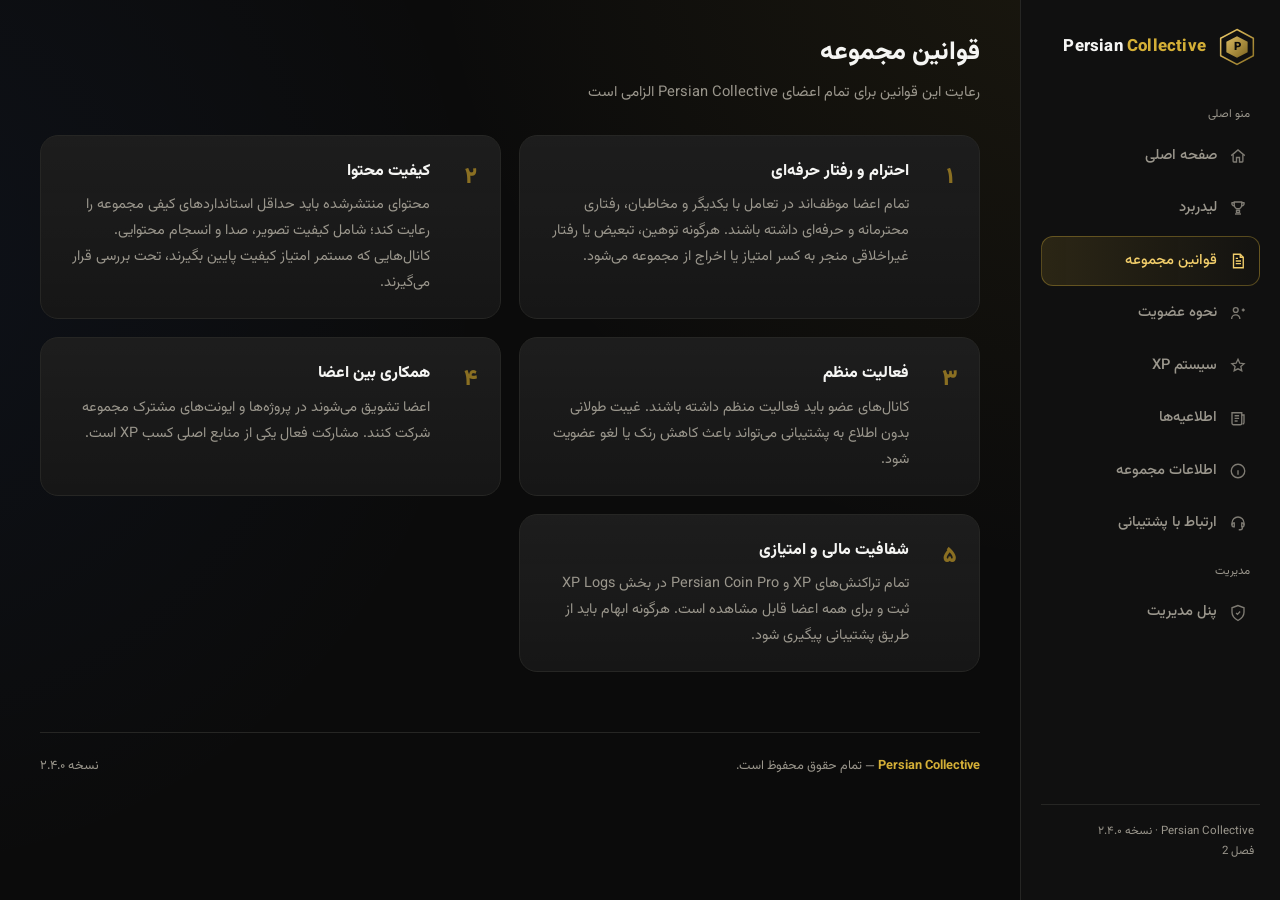
<file: rules.html>
<!DOCTYPE html>
<html lang="fa" dir="rtl">
<head>
<meta charset="UTF-8">
<meta name="viewport" content="width=device-width, initial-scale=1.0">
<title>Persian Collective | قوانین مجموعه</title>
<link rel="preconnect" href="https://fonts.googleapis.com">
<link href="https://fonts.googleapis.com/css2?family=Vazirmatn:wght@400;500;600;700;800;900&display=swap" rel="stylesheet">
<link rel="stylesheet" href="assets/style.css">
</head>
<body>
<div class="app">
  <div id="shell-sidebar"></div>
  <main class="main fade-in">
    <div class="topbar">
      <div>
        <div class="page-title">قوانین مجموعه</div>
        <div class="page-sub">رعایت این قوانین برای تمام اعضای Persian Collective الزامی است</div>
      </div>
    </div>

    <div class="grid grid-2" id="rules-list"></div>

    <div id="shell-footer"></div>
  </main>
</div>

<script src="assets/data.js"></script>
<script src="assets/components.js"></script>
<script>
  mountShell("rules.html");
  document.getElementById('shell-footer').innerHTML = renderFooter();

  document.getElementById('rules-list').innerHTML = RULES.map((r,i)=>`
    <div class="card rule-card">
      <div class="rule-index">${(i+1).toLocaleString('fa-IR')}</div>
      <div>
        <div class="rule-title">${r.title}</div>
        <div class="rule-body">${r.body}</div>
      </div>
    </div>
  `).join("");
</script>
</body>
</html>
</file>
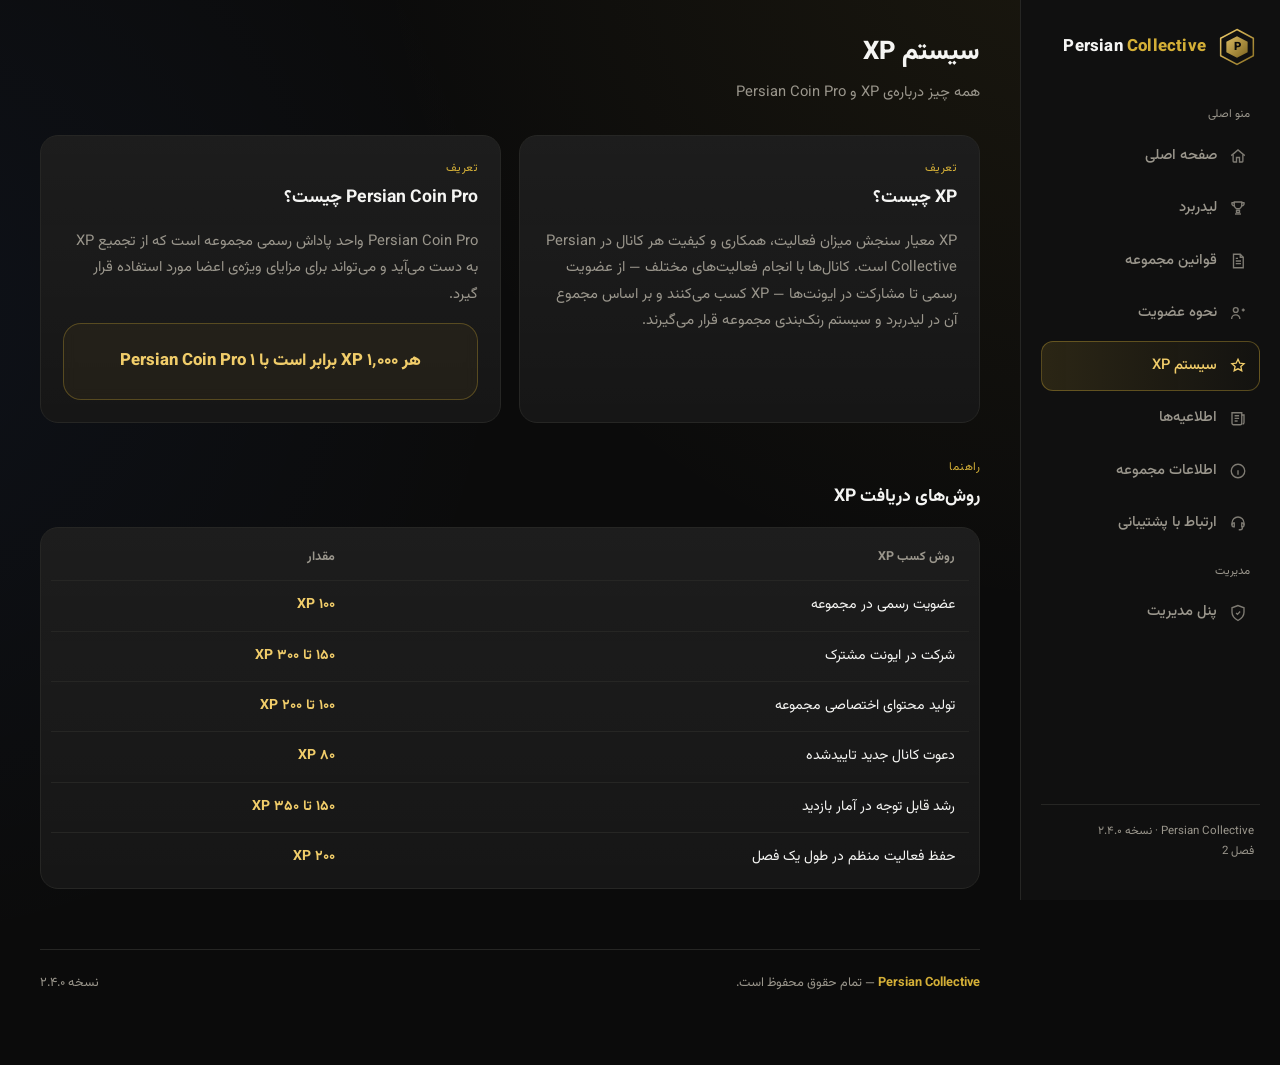
<file: xp-system.html>
<!DOCTYPE html>
<html lang="fa" dir="rtl">
<head>
<meta charset="UTF-8">
<meta name="viewport" content="width=device-width, initial-scale=1.0">
<title>Persian Collective | سیستم XP</title>
<link rel="preconnect" href="https://fonts.googleapis.com">
<link href="https://fonts.googleapis.com/css2?family=Vazirmatn:wght@400;500;600;700;800;900&display=swap" rel="stylesheet">
<link rel="stylesheet" href="assets/style.css">
</head>
<body>
<div class="app">
  <div id="shell-sidebar"></div>
  <main class="main fade-in">
    <div class="topbar">
      <div>
        <div class="page-title">سیستم XP</div>
        <div class="page-sub">همه چیز درباره‌ی XP و Persian Coin Pro</div>
      </div>
    </div>

    <div class="grid grid-2">
      <div class="card">
        <div class="section-head" style="margin-top:0;">
          <div><span class="eyebrow">تعریف</span><h2>XP چیست؟</h2></div>
        </div>
        <p style="color:var(--muted); font-size:.92rem;">
          XP معیار سنجش میزان فعالیت، همکاری و کیفیت هر کانال در Persian Collective است.
          کانال‌ها با انجام فعالیت‌های مختلف — از عضویت رسمی تا مشارکت در ایونت‌ها — XP کسب می‌کنند
          و بر اساس مجموع آن در لیدربرد و سیستم رنک‌بندی مجموعه قرار می‌گیرند.
        </p>
      </div>
      <div class="card">
        <div class="section-head" style="margin-top:0;">
          <div><span class="eyebrow">تعریف</span><h2>Persian Coin Pro چیست؟</h2></div>
        </div>
        <p style="color:var(--muted); font-size:.92rem;">
          Persian Coin Pro واحد پاداش رسمی مجموعه است که از تجمیع XP به دست می‌آید و می‌تواند
          برای مزایای ویژه‌ی اعضا مورد استفاده قرار گیرد.
        </p>
        <div class="card" style="background:rgba(212,175,55,.06); border-color:rgba(212,175,55,.3); margin-top:14px; text-align:center;">
          <span style="font-weight:800; color:var(--gold-bright); font-size:1.05rem;" id="conversion-rate"></span>
        </div>
      </div>
    </div>

    <div class="section-head">
      <div><span class="eyebrow">راهنما</span><h2>روش‌های دریافت XP</h2></div>
    </div>
    <div class="card" style="padding:6px 10px;">
      <table class="table">
        <thead><tr><th>روش کسب XP</th><th>مقدار</th></tr></thead>
        <tbody id="xp-methods-table"></tbody>
      </table>
    </div>

    <div id="shell-footer"></div>
  </main>
</div>

<script src="assets/data.js"></script>
<script src="assets/components.js"></script>
<script>
  mountShell("xp-system.html");
  document.getElementById('shell-footer').innerHTML = renderFooter();

  document.getElementById('conversion-rate').textContent =
    `هر ${SETTINGS.xpPerCoin.toLocaleString('fa-IR')} XP برابر است با ۱ Persian Coin Pro`;

  document.getElementById('xp-methods-table').innerHTML = XP_METHODS.map(m=>`
    <tr><td>${m.action}</td><td style="color:var(--gold-bright); font-weight:700;">${m.amount}</td></tr>
  `).join("");
</script>
</body>
</html>
</file>
<file: assets/style.css>
/* ==========================================================================
   Persian Collective — Design Tokens
   Background #0B0B0B / Card #161616 / Gold #D4AF37 / White #F5F5F5 / Blue #3E7BFA
   Signature: نشان‌های شش‌ضلعی رنک (Hex Rank Insignia) با نور طلایی درجه‌بندی‌شده
   ========================================================================== */

:root{
  --bg: #0B0B0B;
  --bg-elev: #101010;
  --card: #161616;
  --card-hover: #1c1c1c;
  --line: #262624;
  --gold: #D4AF37;
  --gold-bright: #F1CD6A;
  --gold-dim: #8a6f22;
  --white: #F5F5F3;
  --muted: #9a968c;
  --blue: #3E7BFA;
  --radius: 18px;
  --radius-sm: 12px;
  --shadow: 0 10px 40px rgba(0,0,0,.45);
  --font-display: 'Vazirmatn', 'Segoe UI', sans-serif;
  --font-body: 'Vazirmatn', 'Segoe UI', sans-serif;
}

*{ box-sizing: border-box; }
html{ scroll-behavior: smooth; }

body{
  margin:0;
  background: var(--bg);
  background-image:
    radial-gradient(circle at 85% -10%, rgba(212,175,55,.08), transparent 45%),
    radial-gradient(circle at -10% 30%, rgba(62,123,250,.06), transparent 40%);
  color: var(--white);
  font-family: var(--font-body);
  direction: rtl;
  min-height:100vh;
  line-height:1.8;
}

a{ color:inherit; text-decoration:none; }
ul{ margin:0; padding:0; list-style:none; }
img{ display:none; } /* هیچ تصویری استفاده نشود */

::selection{ background: var(--gold); color:#0B0B0B; }

/* ---------- Layout Shell ---------- */
.app{
  display:grid;
  grid-template-columns: 260px 1fr;
  min-height:100vh;
}

.sidebar{
  background: var(--bg-elev);
  border-left: 1px solid var(--line);
  padding: 28px 20px;
  position: sticky;
  top:0;
  height:100vh;
  display:flex;
  flex-direction:column;
  gap: 28px;
}

.brand{
  display:flex;
  align-items:center;
  gap:12px;
  padding: 0 4px;
}

.brand-hex{
  width:38px; height:38px;
  position:relative;
  flex-shrink:0;
}
.brand-hex svg{ width:100%; height:100%; }

.brand-name{
  font-weight:800;
  font-size: 1.05rem;
  letter-spacing:.2px;
}
.brand-name span{ color: var(--gold); }

.nav-group-label{
  font-size:.72rem;
  color: var(--muted);
  padding: 4px 10px;
  margin-top: 6px;
}

.nav{ display:flex; flex-direction:column; gap:2px; }
.nav a{
  display:flex;
  align-items:center;
  gap:12px;
  padding: 11px 12px;
  border-radius: var(--radius-sm);
  color: var(--muted);
  font-size:.92rem;
  font-weight:500;
  transition: all .2s ease;
  border: 1px solid transparent;
}
.nav a svg{ width:18px; height:18px; flex-shrink:0; opacity:.8; }
.nav a:hover{ background: var(--card); color: var(--white); }
.nav a.active{
  background: linear-gradient(90deg, rgba(212,175,55,.14), rgba(212,175,55,.02));
  border-color: rgba(212,175,55,.35);
  color: var(--gold-bright);
}
.nav a.active svg{ opacity:1; }

.sidebar-footer{
  margin-top:auto;
  font-size:.72rem;
  color: var(--muted);
  padding: 10px 6px;
  border-top:1px solid var(--line);
  padding-top:16px;
}

.main{
  padding: 30px 40px 70px;
  max-width: 1180px;
  width:100%;
}

.topbar{
  display:flex;
  align-items:center;
  justify-content:space-between;
  margin-bottom: 28px;
  flex-wrap: wrap;
  gap: 14px;
}

.page-title{
  font-size: 1.6rem;
  font-weight: 800;
}
.page-sub{
  color: var(--muted);
  font-size:.92rem;
  margin-top:4px;
}

/* ---------- Buttons ---------- */
.btn{
  display:inline-flex;
  align-items:center;
  gap:8px;
  padding: 11px 20px;
  border-radius: 999px;
  font-weight:700;
  font-size:.88rem;
  border:1px solid transparent;
  cursor:pointer;
  transition: transform .15s ease, box-shadow .2s ease, background .2s ease;
}
.btn:active{ transform: scale(.97); }
.btn-primary{
  background: linear-gradient(135deg, var(--gold-bright), var(--gold-dim));
  color:#141005;
  box-shadow: 0 6px 20px rgba(212,175,55,.25);
}
.btn-primary:hover{ box-shadow: 0 8px 26px rgba(212,175,55,.4); }
.btn-ghost{
  background: transparent;
  border-color: var(--line);
  color: var(--white);
}
.btn-ghost:hover{ border-color: var(--gold-dim); color: var(--gold-bright); }
.btn-blue{
  background: linear-gradient(135deg, var(--blue), #2955b8);
  color:#fff;
}

/* ---------- Glass Cards ---------- */
.card{
  background: linear-gradient(180deg, rgba(255,255,255,.03), rgba(255,255,255,0)), var(--card);
  border: 1px solid var(--line);
  border-radius: var(--radius);
  padding: 22px;
  backdrop-filter: blur(6px);
  transition: border-color .2s ease, transform .2s ease, background .2s ease;
}
.card:hover{
  border-color: rgba(212,175,55,.35);
}

.grid{
  display:grid;
  gap: 18px;
}
.grid-4{ grid-template-columns: repeat(4, 1fr); }
.grid-3{ grid-template-columns: repeat(3, 1fr); }
.grid-2{ grid-template-columns: repeat(2, 1fr); }

.stat-card{
  display:flex;
  flex-direction:column;
  gap: 10px;
}
.stat-icon{
  width:36px; height:36px;
  border-radius: 10px;
  display:flex; align-items:center; justify-content:center;
  background: rgba(212,175,55,.1);
  color: var(--gold-bright);
}
.stat-icon svg{ width:18px; height:18px; }
.stat-value{
  font-size: 1.7rem;
  font-weight: 800;
  font-variant-numeric: tabular-nums;
}
.stat-label{ color: var(--muted); font-size:.85rem; }

/* ---------- Hex Rank Insignia (signature element) ---------- */
.hex-badge{
  --size: 46px;
  width: var(--size); height: calc(var(--size) * 1.05);
  position: relative;
  display:inline-flex;
  align-items:center;
  justify-content:center;
  flex-shrink:0;
}
.hex-badge svg{ width:100%; height:100%; }
.hex-badge .hex-rank-num{
  position:absolute;
  font-size:.62rem;
  font-weight:800;
  color:#0B0B0B;
}

/* ---------- Tables / Rows ---------- */
.list-card{ padding: 8px; }
.row{
  display:flex;
  align-items:center;
  gap: 14px;
  padding: 14px 16px;
  border-radius: var(--radius-sm);
  transition: background .15s ease;
}
.row:hover{ background: rgba(255,255,255,.02); }
.row + .row{ border-top: 1px solid var(--line); }

.rank-num{
  width: 28px;
  font-weight:800;
  color: var(--muted);
  font-variant-numeric: tabular-nums;
  text-align:center;
}
.rank-num.top1{ color: var(--gold-bright); }
.rank-num.top2{ color:#d7d7d7; }
.rank-num.top3{ color:#c98a4b; }

.row-name{ font-weight:700; flex:1; }
.row-sub{ color: var(--muted); font-size:.8rem; }
.row-xp{ font-weight:800; color: var(--gold-bright); font-variant-numeric: tabular-nums; }
.row-quality{ font-weight:800; color: var(--blue); font-variant-numeric: tabular-nums; }
.pill{
  padding: 4px 12px;
  border-radius:999px;
  font-size:.72rem;
  font-weight:700;
  background: rgba(212,175,55,.1);
  color: var(--gold-bright);
  border:1px solid rgba(212,175,55,.25);
  white-space:nowrap;
}

/* ---------- Section headers ---------- */
.section-head{
  display:flex;
  align-items:center;
  justify-content:space-between;
  margin: 34px 0 14px;
}
.section-head h2{ font-size:1.1rem; margin:0; }
.section-head .eyebrow{
  font-size:.72rem;
  color: var(--gold);
  letter-spacing:.5px;
  margin-bottom:4px;
  display:block;
}

/* ---------- Hall of Fame ---------- */
.fame-card{
  text-align:center;
  display:flex;
  flex-direction:column;
  align-items:center;
  gap:10px;
  position:relative;
  overflow:hidden;
}
.fame-card.gold{ border-color: rgba(212,175,55,.5); }
.fame-medal{ font-size:2rem; }
.fame-name{ font-weight:800; font-size:1.05rem; }
.fame-note{ color: var(--muted); font-size:.85rem; }

/* ---------- XP Log entry ---------- */
.log-entry{
  display:flex;
  flex-direction:column;
  gap:4px;
  padding: 16px 18px;
}
.log-top{ display:flex; justify-content:space-between; align-items:center; }
.log-channel{ font-weight:800; }
.log-amount{ color: var(--gold-bright); font-weight:800; }
.log-reason{ color: var(--white); font-size:.88rem; }
.log-date{ color: var(--muted); font-size:.78rem; }

/* ---------- Rules ---------- */
.rule-card{ display:flex; gap:14px; }
.rule-index{
  font-weight:900;
  font-size:1.4rem;
  color: var(--gold-dim);
  font-variant-numeric: tabular-nums;
  min-width: 34px;
}
.rule-title{ font-weight:800; margin-bottom:6px; }
.rule-body{ color: var(--muted); font-size:.9rem; }

/* ---------- Steps (join) ---------- */
.steps{ display:flex; flex-direction:column; gap:0; position:relative; }
.step{
  display:flex; gap:16px;
  padding: 18px 0;
  position:relative;
}
.step + .step{ border-top:1px dashed var(--line); }
.step-num{
  width:34px; height:34px;
  border-radius:50%;
  background: rgba(212,175,55,.1);
  border:1px solid rgba(212,175,55,.35);
  color: var(--gold-bright);
  display:flex; align-items:center; justify-content:center;
  font-weight:800;
  flex-shrink:0;
}
.step-title{ font-weight:800; margin-bottom:4px; }
.step-body{ color: var(--muted); font-size:.88rem; }

/* ---------- Table (XP methods / all members) ---------- */
.table{ width:100%; border-collapse: collapse; }
.table th, .table td{
  padding: 12px 14px;
  text-align: right;
  font-size:.88rem;
}
.table thead th{
  color: var(--muted);
  font-weight:700;
  font-size:.78rem;
  border-bottom: 1px solid var(--line);
}
.table tbody tr{ border-bottom: 1px solid var(--line); }
.table tbody tr:last-child{ border-bottom:none; }
.table tbody tr:hover{ background: rgba(255,255,255,.02); }

/* ---------- News ---------- */
.news-card{ display:flex; flex-direction:column; gap:8px; }
.news-date{ color: var(--gold); font-size:.78rem; font-weight:700; }
.news-title{ font-weight:800; font-size:1.05rem; }
.news-body{ color: var(--muted); font-size:.9rem; }

/* ---------- Contact ---------- */
.contact-box{
  display:flex; align-items:center; justify-content:space-between;
  flex-wrap:wrap; gap:16px;
}
.contact-id{
  font-weight:800;
  font-size:1.2rem;
  color: var(--gold-bright);
  direction:ltr;
  display:inline-block;
}
.contact-actions{ display:flex; gap:10px; }

/* ---------- Admin ---------- */
.admin-tabs{ display:flex; gap:8px; flex-wrap:wrap; margin-bottom:20px; }
.admin-tab{
  padding: 9px 16px;
  border-radius:999px;
  background: var(--card);
  border:1px solid var(--line);
  color: var(--muted);
  font-size:.85rem;
  font-weight:700;
  cursor:pointer;
}
.admin-tab.active{ background: rgba(212,175,55,.12); border-color: rgba(212,175,55,.4); color: var(--gold-bright); }

.form-row{ display:grid; grid-template-columns: repeat(2,1fr); gap:14px; margin-bottom:14px; }
.field{ display:flex; flex-direction:column; gap:6px; }
.field label{ font-size:.8rem; color: var(--muted); }
.field input, .field select, .field textarea{
  background: var(--bg-elev);
  border: 1px solid var(--line);
  color: var(--white);
  border-radius: var(--radius-sm);
  padding: 10px 12px;
  font-family: var(--font-body);
  font-size:.9rem;
}
.field input:focus, .field select:focus, .field textarea:focus{
  outline: none;
  border-color: var(--gold-dim);
}
.field textarea{ resize: vertical; min-height:80px; }

.admin-row-actions{ display:flex; gap:8px; }
.icon-btn{
  width:32px; height:32px;
  border-radius: 8px;
  display:flex; align-items:center; justify-content:center;
  border:1px solid var(--line);
  background: transparent;
  color: var(--muted);
  cursor:pointer;
}
.icon-btn:hover{ color: var(--gold-bright); border-color: var(--gold-dim); }
.icon-btn.danger:hover{ color:#e0554b; border-color:#e0554b; }
.icon-btn svg{ width:15px; height:15px; }

.toast{
  position: fixed;
  bottom: 26px;
  left: 50%;
  transform: translateX(-50%) translateY(20px);
  background: var(--card);
  border: 1px solid rgba(212,175,55,.4);
  color: var(--white);
  padding: 12px 22px;
  border-radius: 999px;
  font-size:.85rem;
  opacity:0;
  transition: all .25s ease;
  pointer-events:none;
  z-index: 999;
}
.toast.show{ opacity:1; transform: translateX(-50%) translateY(0); }

/* ---------- Utility / motion ---------- */
.fade-in{ animation: fadeIn .5s ease both; }
@keyframes fadeIn{ from{ opacity:0; transform: translateY(8px);} to{ opacity:1; transform:none; } }

.footer{
  margin-top: 60px;
  padding-top: 22px;
  border-top: 1px solid var(--line);
  display:flex;
  justify-content:space-between;
  color: var(--muted);
  font-size:.8rem;
  flex-wrap:wrap;
  gap:10px;
}
.footer .gold-text{ color: var(--gold); font-weight:700; }

.empty-state{
  text-align:center;
  padding: 40px 20px;
  color: var(--muted);
}

/* ---------- Mobile nav toggle ---------- */
.mobile-topbar{ display:none; }
.nav-toggle{
  background: var(--card);
  border:1px solid var(--line);
  color: var(--white);
  width:40px; height:40px;
  border-radius:10px;
  display:flex; align-items:center; justify-content:center;
}

@media (max-width: 980px){
  .grid-4{ grid-template-columns: repeat(2,1fr); }
  .grid-3{ grid-template-columns: repeat(2,1fr); }
  #stat-cards{ grid-template-columns: repeat(2,1fr) !important; }
}

@media (max-width: 860px){
  .app{ grid-template-columns: 1fr; }
  .sidebar{
    position: fixed;
    inset: 0 20% 0 0;
    z-index: 100;
    transform: translateX(105%);
    transition: transform .25s ease;
    box-shadow: var(--shadow);
  }
  .sidebar.open{ transform: translateX(0); }
  .mobile-topbar{
    display:flex;
    align-items:center;
    justify-content:space-between;
    padding: 16px 18px;
    position: sticky; top:0;
    background: rgba(11,11,11,.9);
    backdrop-filter: blur(8px);
    z-index: 60;
    border-bottom: 1px solid var(--line);
  }
  .main{ padding: 20px 18px 60px; }
}

@media (max-width: 640px){
  .grid-4, .grid-3, .grid-2{ grid-template-columns: 1fr; }
  #stat-cards{ grid-template-columns: 1fr !important; }
  .form-row{ grid-template-columns: 1fr; }
  .contact-box{ flex-direction:column; align-items:flex-start; }
}

@media (prefers-reduced-motion: reduce){
  *{ animation-duration: 0.001ms !important; transition-duration: 0.001ms !important; }
}
</file>
